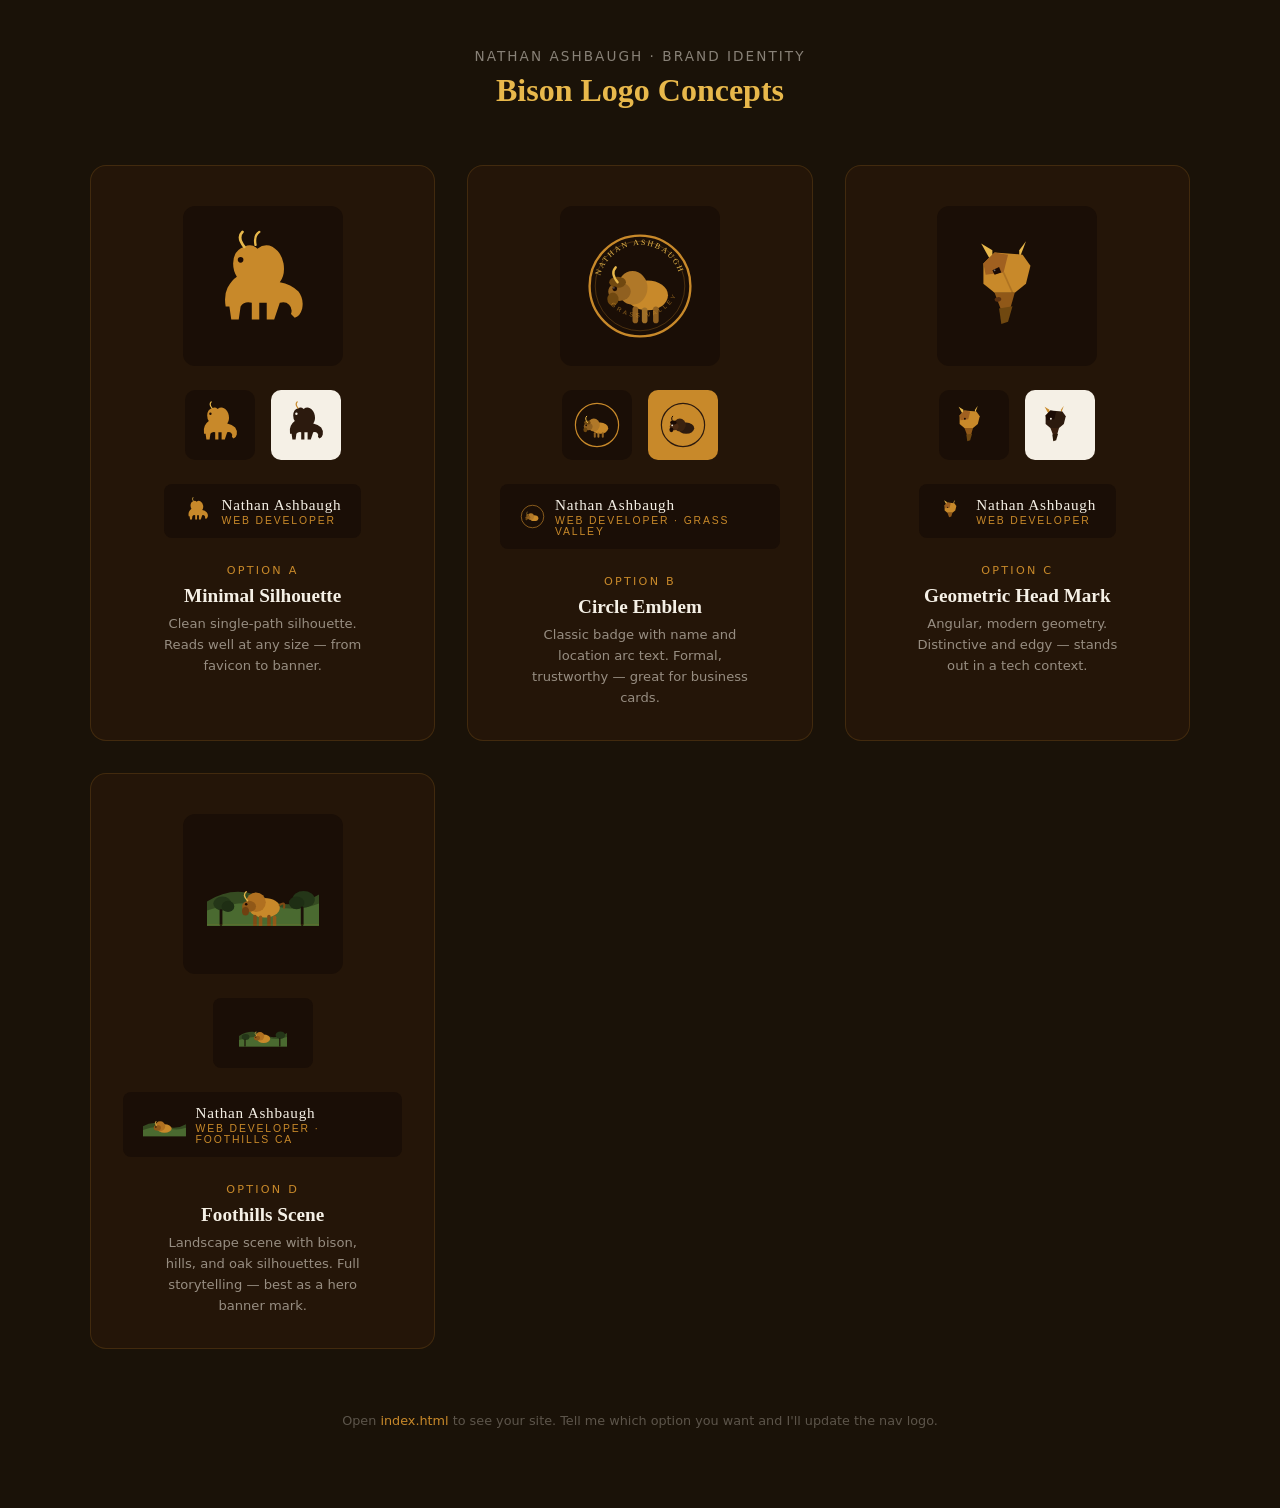
<file: logo-concepts.html>
<!DOCTYPE html>
<html lang="en">
<head>
  <meta charset="UTF-8" />
  <meta name="viewport" content="width=device-width, initial-scale=1.0" />
  <title>Bison Logo Concepts — Nathan Ashbaugh</title>
  <style>
    :root {
      --brown: #2C1A0E;
      --gold: #C8892A;
      --gold-lt: #E8B84B;
      --sage: #5C7A4A;
      --cream: #F5F0E6;
    }
    * { box-sizing: border-box; margin: 0; padding: 0; }
    body {
      font-family: 'Segoe UI', system-ui, sans-serif;
      background: #1A1208;
      color: var(--cream);
      min-height: 100vh;
      padding: 3rem 2rem 5rem;
    }
    header { text-align: center; margin-bottom: 3.5rem; }
    header p { color: rgba(245,240,230,0.5); font-size: 0.85rem; letter-spacing: 0.15em; text-transform: uppercase; margin-bottom: 0.5rem; }
    header h1 { font-family: Georgia, serif; font-size: 2rem; color: var(--gold-lt); }

    .grid {
      display: grid;
      grid-template-columns: repeat(auto-fit, minmax(300px, 1fr));
      gap: 2rem;
      max-width: 1100px;
      margin: 0 auto;
    }

    .concept {
      background: #241508;
      border: 1px solid rgba(200,137,42,0.18);
      border-radius: 16px;
      padding: 2.5rem 2rem 2rem;
      display: flex;
      flex-direction: column;
      align-items: center;
      gap: 1.5rem;
      transition: border-color 0.3s, transform 0.3s;
    }
    .concept:hover {
      border-color: rgba(200,137,42,0.5);
      transform: translateY(-4px);
    }

    .logo-preview {
      display: flex;
      align-items: center;
      justify-content: center;
      width: 160px;
      height: 160px;
    }

    /* Dark bg swatch */
    .on-dark { background: #1A0E06; border-radius: 12px; padding: 1.5rem; }
    /* Light bg swatch */
    .on-light { background: #F5F0E6; border-radius: 12px; padding: 1.5rem; }

    .swatches {
      display: flex;
      gap: 1rem;
    }
    .swatch {
      border-radius: 10px;
      width: 70px;
      height: 70px;
      display: flex;
      align-items: center;
      justify-content: center;
    }
    .swatch svg { width: 48px; height: 48px; }
    .swatch.dark { background: #1A0E06; }
    .swatch.light { background: #F5F0E6; }
    .swatch.gold-bg { background: var(--gold); }

    .concept-label {
      text-align: center;
    }
    .concept-label .option { font-size: 0.7rem; letter-spacing: 0.2em; text-transform: uppercase; color: var(--gold); margin-bottom: 0.3rem; }
    .concept-label h2 { font-family: Georgia, serif; font-size: 1.2rem; color: var(--cream); margin-bottom: 0.4rem; }
    .concept-label p { font-size: 0.82rem; color: rgba(245,240,230,0.55); line-height: 1.6; max-width: 220px; }

    .wordmark-row {
      display: flex;
      align-items: center;
      gap: 0.6rem;
      background: #1A0E06;
      border-radius: 8px;
      padding: 0.75rem 1.25rem;
    }
    .wordmark-text {
      font-family: Georgia, serif;
      font-size: 0.95rem;
      letter-spacing: 0.05em;
      color: var(--cream);
    }
    .wordmark-text span {
      display: block;
      font-family: 'Segoe UI', sans-serif;
      font-size: 0.65rem;
      letter-spacing: 0.18em;
      text-transform: uppercase;
      color: var(--gold);
      margin-top: 1px;
    }

    footer { text-align: center; margin-top: 4rem; color: rgba(245,240,230,0.3); font-size: 0.8rem; }
    footer a { color: var(--gold); text-decoration: none; }
  </style>
</head>
<body>

<header>
  <p>Nathan Ashbaugh · Brand Identity</p>
  <h1>Bison Logo Concepts</h1>
</header>

<div class="grid">

  <!-- ==============================
       OPTION A — Minimal Silhouette
       ============================== -->
  <div class="concept">
    <div class="logo-preview on-dark">
      <!-- Option A: Clean bison profile silhouette, pure geometry -->
      <svg viewBox="0 0 120 120" width="130" xmlns="http://www.w3.org/2000/svg">
        <!-- Full body silhouette — minimal paths, no cartoon detail -->
        <path d="
          M 20 82
          Q 18 70 22 62
          Q 26 54 32 50
          Q 28 44 28 36
          Q 28 22 40 18
          Q 48 14 54 20
          Q 62 14 70 18
          Q 80 24 82 36
          Q 84 48 78 56
          Q 90 58 98 66
          Q 104 74 102 84
          Q 100 92 94 94
          L 90 90
          Q 92 84 88 80
          Q 84 76 78 78
          L 72 96
          L 64 96
          L 64 78
          L 56 78
          L 56 96
          L 48 96
          L 48 78
          Q 40 76 36 82
          L 34 96
          L 26 96
          L 24 82
          Z
        " fill="#C8892A"/>
        <!-- Horn -->
        <path d="M 40 18 Q 32 8 38 2" stroke="#E8B84B" stroke-width="3" stroke-linecap="round" fill="none"/>
        <path d="M 52 16 Q 50 6 56 2" stroke="#E8B84B" stroke-width="2.5" stroke-linecap="round" fill="none"/>
        <!-- Eye -->
        <circle cx="36" cy="32" r="3" fill="#1A0A04"/>
      </svg>
    </div>

    <div class="swatches">
      <div class="swatch dark">
        <svg viewBox="0 0 120 120" xmlns="http://www.w3.org/2000/svg">
          <path d="M 20 82 Q 18 70 22 62 Q 26 54 32 50 Q 28 44 28 36 Q 28 22 40 18 Q 48 14 54 20 Q 62 14 70 18 Q 80 24 82 36 Q 84 48 78 56 Q 90 58 98 66 Q 104 74 102 84 Q 100 92 94 94 L 90 90 Q 92 84 88 80 Q 84 76 78 78 L 72 96 L 64 96 L 64 78 L 56 78 L 56 96 L 48 96 L 48 78 Q 40 76 36 82 L 34 96 L 26 96 L 24 82 Z" fill="#C8892A"/>
          <path d="M 40 18 Q 32 8 38 2" stroke="#E8B84B" stroke-width="3" stroke-linecap="round" fill="none"/>
          <circle cx="36" cy="32" r="3" fill="#1A0A04"/>
        </svg>
      </div>
      <div class="swatch light">
        <svg viewBox="0 0 120 120" xmlns="http://www.w3.org/2000/svg">
          <path d="M 20 82 Q 18 70 22 62 Q 26 54 32 50 Q 28 44 28 36 Q 28 22 40 18 Q 48 14 54 20 Q 62 14 70 18 Q 80 24 82 36 Q 84 48 78 56 Q 90 58 98 66 Q 104 74 102 84 Q 100 92 94 94 L 90 90 Q 92 84 88 80 Q 84 76 78 78 L 72 96 L 64 96 L 64 78 L 56 78 L 56 96 L 48 96 L 48 78 Q 40 76 36 82 L 34 96 L 26 96 L 24 82 Z" fill="#2C1A0E"/>
          <path d="M 40 18 Q 32 8 38 2" stroke="#C8892A" stroke-width="3" stroke-linecap="round" fill="none"/>
          <circle cx="36" cy="32" r="3" fill="#F5F0E6"/>
        </svg>
      </div>
    </div>

    <div class="wordmark-row">
      <svg viewBox="0 0 120 120" width="28" xmlns="http://www.w3.org/2000/svg">
        <path d="M 20 82 Q 18 70 22 62 Q 26 54 32 50 Q 28 44 28 36 Q 28 22 40 18 Q 48 14 54 20 Q 62 14 70 18 Q 80 24 82 36 Q 84 48 78 56 Q 90 58 98 66 Q 104 74 102 84 Q 100 92 94 94 L 90 90 Q 92 84 88 80 Q 84 76 78 78 L 72 96 L 64 96 L 64 78 L 56 78 L 56 96 L 48 96 L 48 78 Q 40 76 36 82 L 34 96 L 26 96 L 24 82 Z" fill="#C8892A"/>
        <path d="M 40 18 Q 32 8 38 2" stroke="#E8B84B" stroke-width="3" stroke-linecap="round" fill="none"/>
      </svg>
      <div class="wordmark-text">Nathan Ashbaugh<span>Web Developer</span></div>
    </div>

    <div class="concept-label">
      <p class="option">Option A</p>
      <h2>Minimal Silhouette</h2>
      <p>Clean single-path silhouette. Reads well at any size — from favicon to banner.</p>
    </div>
  </div>

  <!-- ==============================
       OPTION B — Circle Badge / Emblem
       ============================== -->
  <div class="concept">
    <div class="logo-preview on-dark">
      <svg viewBox="0 0 120 120" width="130" xmlns="http://www.w3.org/2000/svg">
        <!-- Ring -->
        <circle cx="60" cy="60" r="54" fill="none" stroke="#C8892A" stroke-width="2.5"/>
        <circle cx="60" cy="60" r="48" fill="none" stroke="rgba(200,137,42,0.3)" stroke-width="1"/>
        <!-- Bison head profile inside -->
        <!-- Body/hump -->
        <ellipse cx="68" cy="70" rx="22" ry="16" fill="#C8892A"/>
        <ellipse cx="52" cy="62" rx="16" ry="18" fill="#B07828"/>
        <!-- Head -->
        <ellipse cx="38" cy="66" rx="12" ry="10" fill="#906020"/>
        <!-- Beard -->
        <ellipse cx="31" cy="74" rx="6" ry="7" fill="#704810"/>
        <!-- Fur tuft on head -->
        <ellipse cx="36" cy="56" rx="9" ry="6" fill="#704810"/>
        <!-- Eye -->
        <circle cx="33" cy="63" r="2.5" fill="#1A0A04"/>
        <circle cx="32" cy="62" r="1" fill="rgba(255,255,255,0.3)"/>
        <!-- Horn -->
        <path d="M 36 56 Q 28 46 34 40" stroke="#E8B84B" stroke-width="2.5" stroke-linecap="round" fill="none"/>
        <!-- Legs -->
        <rect x="52" y="82" width="6" height="18" rx="3" fill="#906020"/>
        <rect x="62" y="83" width="6" height="17" rx="3" fill="#A07028"/>
        <rect x="74" y="82" width="6" height="18" rx="3" fill="#906020"/>
        <!-- Text arc — NATHAN ASHBAUGH -->
        <path id="topArc" d="M 16 60 A 44 44 0 0 1 104 60" fill="none"/>
        <text font-family="Georgia, serif" font-size="8.5" fill="#E8B84B" letter-spacing="2">
          <textPath href="#topArc" startOffset="8%">NATHAN ASHBAUGH</textPath>
        </text>
        <!-- Bottom text arc -->
        <path id="botArc" d="M 20 68 A 44 44 0 0 0 100 68" fill="none"/>
        <text font-family="'Segoe UI', sans-serif" font-size="6.5" fill="rgba(200,137,42,0.7)" letter-spacing="3">
          <textPath href="#botArc" startOffset="15%">GRASS VALLEY · CA</textPath>
        </text>
      </svg>
    </div>

    <div class="swatches">
      <div class="swatch dark">
        <svg viewBox="0 0 120 120" xmlns="http://www.w3.org/2000/svg">
          <circle cx="60" cy="60" r="54" fill="none" stroke="#C8892A" stroke-width="3"/>
          <ellipse cx="68" cy="68" rx="20" ry="14" fill="#C8892A"/>
          <ellipse cx="52" cy="60" rx="15" ry="16" fill="#B07828"/>
          <ellipse cx="38" cy="64" rx="11" ry="9" fill="#906020"/>
          <ellipse cx="31" cy="72" rx="5" ry="6" fill="#704810"/>
          <ellipse cx="36" cy="54" rx="8" ry="5" fill="#704810"/>
          <circle cx="33" cy="61" r="2" fill="#1A0A04"/>
          <path d="M 36 54 Q 28 44 34 38" stroke="#E8B84B" stroke-width="2.5" stroke-linecap="round" fill="none"/>
          <rect x="52" y="78" width="5" height="14" rx="2.5" fill="#906020"/>
          <rect x="61" y="79" width="5" height="13" rx="2.5" fill="#A07028"/>
          <rect x="72" y="78" width="5" height="14" rx="2.5" fill="#906020"/>
        </svg>
      </div>
      <div class="swatch gold-bg">
        <svg viewBox="0 0 120 120" xmlns="http://www.w3.org/2000/svg">
          <circle cx="60" cy="60" r="54" fill="none" stroke="#2C1A0E" stroke-width="3"/>
          <ellipse cx="68" cy="68" rx="20" ry="14" fill="#2C1A0E"/>
          <ellipse cx="52" cy="60" rx="15" ry="16" fill="#3A2210"/>
          <ellipse cx="38" cy="64" rx="11" ry="9" fill="#4A2A14"/>
          <ellipse cx="31" cy="72" rx="5" ry="6" fill="#1A0A04"/>
          <ellipse cx="36" cy="54" rx="8" ry="5" fill="#1A0A04"/>
          <circle cx="33" cy="61" r="2" fill="#F5F0E6"/>
          <path d="M 36 54 Q 28 44 34 38" stroke="#1A0A04" stroke-width="2.5" stroke-linecap="round" fill="none"/>
        </svg>
      </div>
    </div>

    <div class="wordmark-row">
      <svg viewBox="0 0 120 120" width="28" xmlns="http://www.w3.org/2000/svg">
        <circle cx="60" cy="60" r="54" fill="none" stroke="#C8892A" stroke-width="3"/>
        <ellipse cx="68" cy="68" rx="20" ry="14" fill="#C8892A"/>
        <ellipse cx="52" cy="60" rx="15" ry="16" fill="#B07828"/>
        <ellipse cx="38" cy="64" rx="11" ry="9" fill="#906020"/>
        <ellipse cx="31" cy="72" rx="5" ry="6" fill="#704810"/>
        <ellipse cx="36" cy="54" rx="8" ry="5" fill="#704810"/>
        <circle cx="33" cy="61" r="2" fill="#1A0A04"/>
        <path d="M 36 54 Q 28 44 34 38" stroke="#E8B84B" stroke-width="2" stroke-linecap="round" fill="none"/>
      </svg>
      <div class="wordmark-text">Nathan Ashbaugh<span>Web Developer · Grass Valley</span></div>
    </div>

    <div class="concept-label">
      <p class="option">Option B</p>
      <h2>Circle Emblem</h2>
      <p>Classic badge with name and location arc text. Formal, trustworthy — great for business cards.</p>
    </div>
  </div>

  <!-- ==============================
       OPTION C — Bison Head Mark (Geometric)
       ============================== -->
  <div class="concept">
    <div class="logo-preview on-dark">
      <svg viewBox="0 0 100 100" width="130" xmlns="http://www.w3.org/2000/svg">
        <!-- Geometric bison head — angular, modern -->
        <!-- Horns -->
        <path d="M 28 30 L 18 12 L 28 18" fill="#E8B84B"/>
        <path d="M 52 26 L 58 10 L 52 18" fill="#E8B84B"/>
        <!-- Main head shape -->
        <polygon points="20,30 30,20 55,22 62,32 58,48 48,56 30,56 20,48" fill="#C8892A"/>
        <!-- Forehead/hump fur — darker polygon -->
        <polygon points="20,30 30,20 42,22 38,38 22,40" fill="#A06020"/>
        <!-- Nose area -->
        <polygon points="30,56 48,56 44,70 36,72" fill="#905818"/>
        <!-- Beard -->
        <polygon points="34,70 46,68 42,82 36,84" fill="#704810"/>
        <!-- Eye -->
        <polygon points="28,36 34,33 36,38 30,40" fill="#1A0A04"/>
        <circle cx="31" cy="37" r="2" fill="#1A0A04"/>
        <circle cx="30" cy="36" r="0.8" fill="rgba(255,255,255,0.4)"/>
        <!-- Nostril -->
        <ellipse cx="33" cy="62" rx="3" ry="2" fill="#5A3010" transform="rotate(-10 33 62)"/>
        <!-- Subtle shadow line -->
        <line x1="38" y1="38" x2="46" y2="56" stroke="rgba(100,50,10,0.25)" stroke-width="1.5"/>
      </svg>
    </div>

    <div class="swatches">
      <div class="swatch dark">
        <svg viewBox="0 0 100 100" xmlns="http://www.w3.org/2000/svg">
          <path d="M 28 30 L 18 12 L 28 18" fill="#E8B84B"/>
          <path d="M 52 26 L 58 10 L 52 18" fill="#E8B84B"/>
          <polygon points="20,30 30,20 55,22 62,32 58,48 48,56 30,56 20,48" fill="#C8892A"/>
          <polygon points="20,30 30,20 42,22 38,38 22,40" fill="#A06020"/>
          <polygon points="30,56 48,56 44,70 36,72" fill="#905818"/>
          <polygon points="34,70 46,68 42,82 36,84" fill="#704810"/>
          <circle cx="31" cy="37" r="2" fill="#1A0A04"/>
        </svg>
      </div>
      <div class="swatch light">
        <svg viewBox="0 0 100 100" xmlns="http://www.w3.org/2000/svg">
          <path d="M 28 30 L 18 12 L 28 18" fill="#C8892A"/>
          <path d="M 52 26 L 58 10 L 52 18" fill="#C8892A"/>
          <polygon points="20,30 30,20 55,22 62,32 58,48 48,56 30,56 20,48" fill="#2C1A0E"/>
          <polygon points="20,30 30,20 42,22 38,38 22,40" fill="#1A0A04"/>
          <polygon points="30,56 48,56 44,70 36,72" fill="#3A2010"/>
          <polygon points="34,70 46,68 42,82 36,84" fill="#2A1808"/>
          <circle cx="31" cy="37" r="2" fill="#F5F0E6"/>
        </svg>
      </div>
    </div>

    <div class="wordmark-row">
      <svg viewBox="0 0 100 100" width="28" xmlns="http://www.w3.org/2000/svg">
        <path d="M 28 30 L 18 12 L 28 18" fill="#E8B84B"/>
        <path d="M 52 26 L 58 10 L 52 18" fill="#E8B84B"/>
        <polygon points="20,30 30,20 55,22 62,32 58,48 48,56 30,56 20,48" fill="#C8892A"/>
        <polygon points="20,30 30,20 42,22 38,38 22,40" fill="#A06020"/>
        <polygon points="30,56 48,56 44,70 36,72" fill="#905818"/>
        <circle cx="31" cy="37" r="2" fill="#1A0A04"/>
      </svg>
      <div class="wordmark-text">Nathan Ashbaugh<span>Web Developer</span></div>
    </div>

    <div class="concept-label">
      <p class="option">Option C</p>
      <h2>Geometric Head Mark</h2>
      <p>Angular, modern geometry. Distinctive and edgy — stands out in a tech context.</p>
    </div>
  </div>

  <!-- ==============================
       OPTION D — Foothills + Bison Landscape
       ============================== -->
  <div class="concept">
    <div class="logo-preview on-dark">
      <svg viewBox="0 0 160 90" width="200" xmlns="http://www.w3.org/2000/svg">
        <!-- Sky gradient implied by background -->
        <!-- Rolling hills -->
        <path d="M 0 55 Q 40 30 80 50 Q 120 70 160 45 L 160 90 L 0 90 Z" fill="#3D5A28" opacity="0.8"/>
        <path d="M 0 68 Q 50 50 100 62 Q 130 70 160 58 L 160 90 L 0 90 Z" fill="#4A6A30"/>
        <!-- Oak tree silhouette (right) -->
        <ellipse cx="138" cy="52" rx="16" ry="12" fill="#243618"/>
        <ellipse cx="128" cy="57" rx="11" ry="9" fill="#1E2E14"/>
        <rect x="134" y="62" width="4" height="28" rx="2" fill="#1A1008"/>
        <!-- Oak tree left -->
        <ellipse cx="22" cy="58" rx="13" ry="10" fill="#243618"/>
        <ellipse cx="30" cy="62" rx="9" ry="8" fill="#1E2E14"/>
        <rect x="18" y="66" width="4" height="24" rx="2" fill="#1A1008"/>
        <!-- Bison walking silhouette (centered, in front of hills) -->
        <g transform="translate(56, 36)">
          <!-- Body -->
          <ellipse cx="26" cy="28" rx="22" ry="14" fill="#C8892A"/>
          <!-- Hump -->
          <ellipse cx="14" cy="20" rx="14" ry="14" fill="#B07020"/>
          <!-- Head -->
          <ellipse cx="4" cy="26" rx="10" ry="8" fill="#905818"/>
          <!-- Beard -->
          <ellipse cx="-1" cy="33" rx="5" ry="6" fill="#704010"/>
          <!-- Eye -->
          <circle cx="0" cy="23" r="1.8" fill="#1A0A04"/>
          <!-- Horn -->
          <path d="M 2 18 Q -6 10 0 5" stroke="#E8B84B" stroke-width="2" stroke-linecap="round" fill="none"/>
          <!-- Legs -->
          <rect x="10" y="38" width="5" height="18" rx="2.5" fill="#804A14"/>
          <rect x="18" y="39" width="5" height="17" rx="2.5" fill="#905818"/>
          <rect x="30" y="38" width="5" height="18" rx="2.5" fill="#804A14"/>
          <rect x="38" y="39" width="5" height="17" rx="2.5" fill="#905818"/>
          <!-- Tail -->
          <path d="M 48 24 Q 56 18 54 28" stroke="#804A14" stroke-width="3" stroke-linecap="round" fill="none"/>
        </g>
        <!-- Ground line -->
        <line x1="0" y1="88" x2="160" y2="88" stroke="rgba(200,137,42,0.2)" stroke-width="1"/>
      </svg>
    </div>

    <div class="swatches">
      <div class="swatch dark" style="width:100px; border-radius:8px;">
        <svg viewBox="0 0 160 90" width="80" xmlns="http://www.w3.org/2000/svg">
          <path d="M 0 55 Q 40 30 80 50 Q 120 70 160 45 L 160 90 L 0 90 Z" fill="#3D5A28" opacity="0.8"/>
          <path d="M 0 68 Q 50 50 100 62 Q 130 70 160 58 L 160 90 L 0 90 Z" fill="#4A6A30"/>
          <ellipse cx="138" cy="52" rx="16" ry="12" fill="#243618"/>
          <rect x="134" y="62" width="4" height="28" rx="2" fill="#1A1008"/>
          <ellipse cx="22" cy="58" rx="13" ry="10" fill="#243618"/>
          <rect x="18" y="66" width="4" height="24" rx="2" fill="#1A1008"/>
          <g transform="translate(56, 36)">
            <ellipse cx="26" cy="28" rx="22" ry="14" fill="#C8892A"/>
            <ellipse cx="14" cy="20" rx="14" ry="14" fill="#B07020"/>
            <ellipse cx="4" cy="26" rx="10" ry="8" fill="#905818"/>
            <circle cx="0" cy="23" r="1.8" fill="#1A0A04"/>
            <path d="M 2 18 Q -6 10 0 5" stroke="#E8B84B" stroke-width="2" stroke-linecap="round" fill="none"/>
          </g>
        </svg>
      </div>
    </div>

    <div class="wordmark-row">
      <svg viewBox="0 0 60 34" width="52" xmlns="http://www.w3.org/2000/svg">
        <path d="M 0 20 Q 15 11 30 19 Q 45 26 60 17 L 60 34 L 0 34 Z" fill="#3D5A28" opacity="0.8"/>
        <path d="M 0 25 Q 18 18 36 23 Q 49 26 60 22 L 60 34 L 0 34 Z" fill="#4A6A30"/>
        <g transform="translate(18, 12)">
          <ellipse cx="12" cy="11" rx="10" ry="6" fill="#C8892A"/>
          <ellipse cx="6" cy="8" rx="7" ry="7" fill="#B07020"/>
          <ellipse cx="2" cy="10" rx="5" ry="4" fill="#905818"/>
          <circle cx="0" cy="9" r="1" fill="#1A0A04"/>
          <path d="M 1 7 Q -3 3 0 1" stroke="#E8B84B" stroke-width="1.2" stroke-linecap="round" fill="none"/>
        </g>
      </svg>
      <div class="wordmark-text">Nathan Ashbaugh<span>Web Developer · Foothills CA</span></div>
    </div>

    <div class="concept-label">
      <p class="option">Option D</p>
      <h2>Foothills Scene</h2>
      <p>Landscape scene with bison, hills, and oak silhouettes. Full storytelling — best as a hero banner mark.</p>
    </div>
  </div>

</div>

<footer>
  <p>Open <a href="index.html">index.html</a> to see your site. Tell me which option you want and I'll update the nav logo.</p>
</footer>

</body>
</html>
</file>
